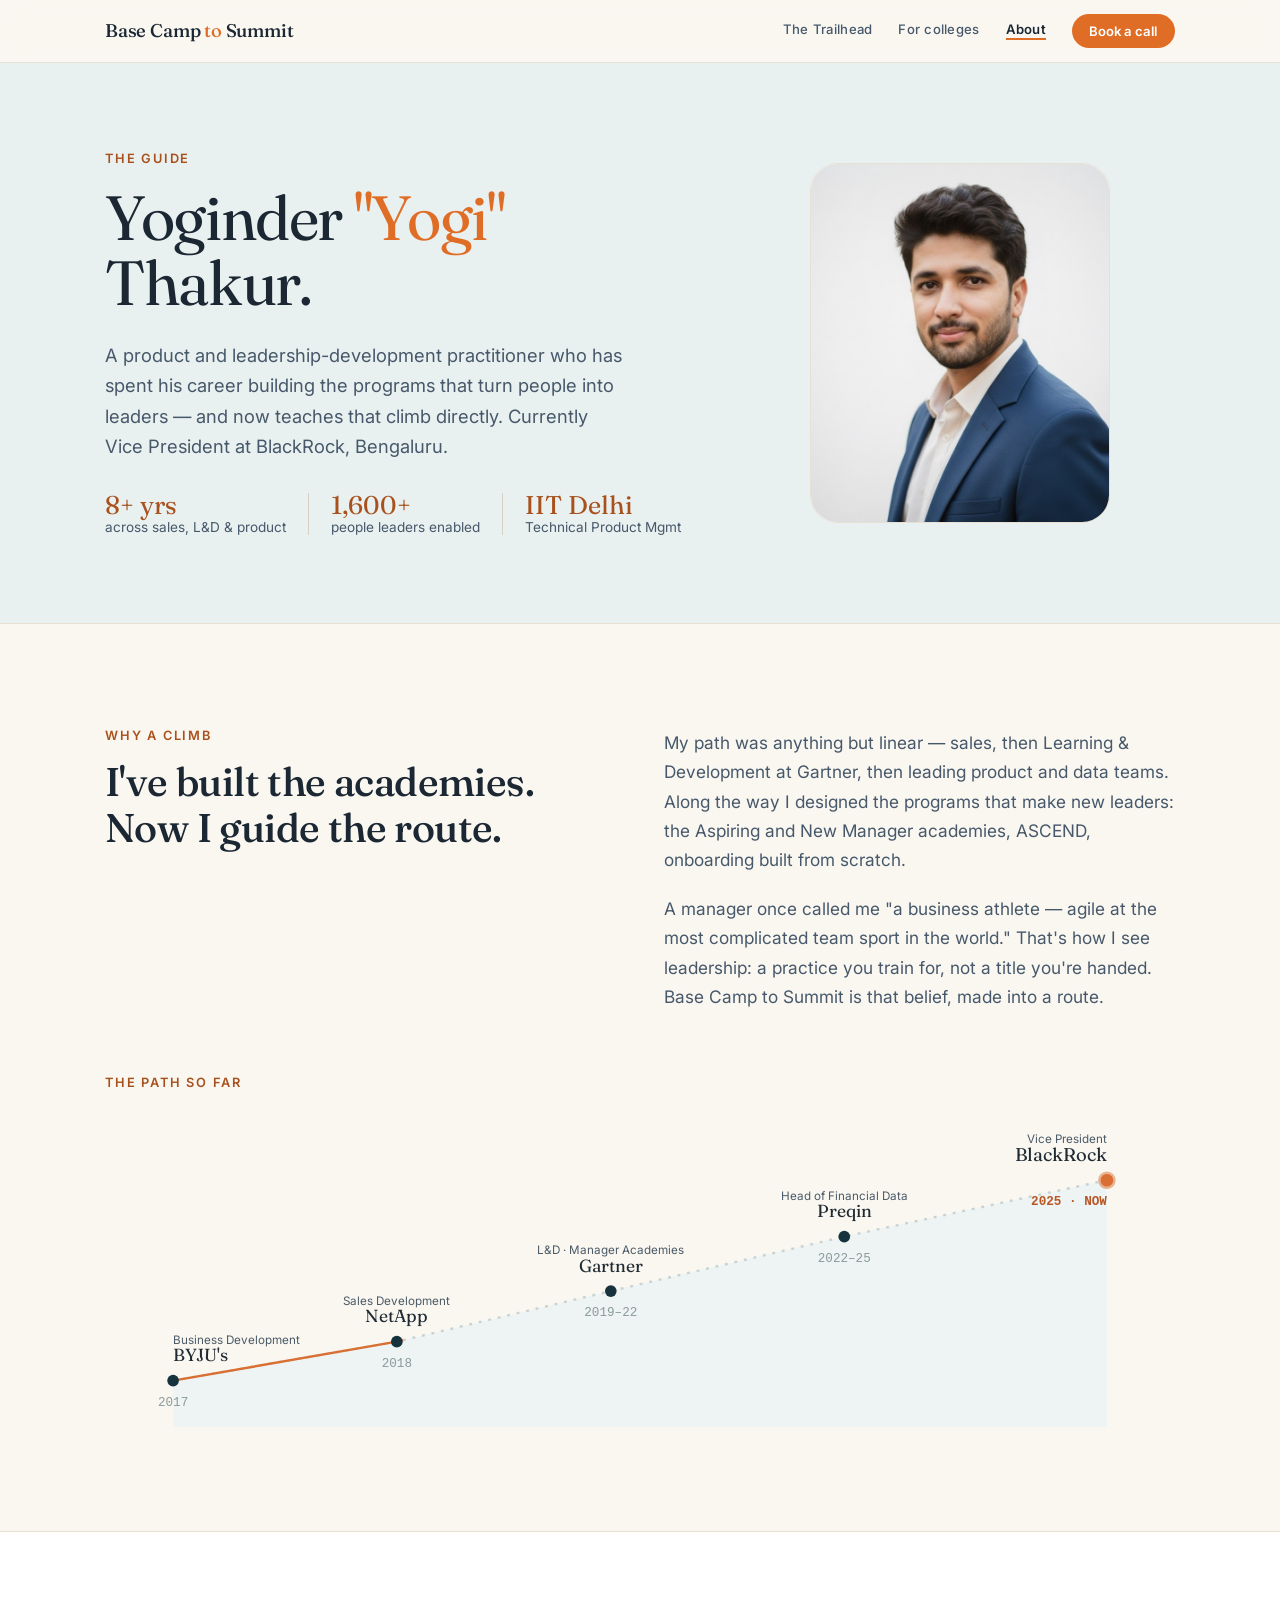
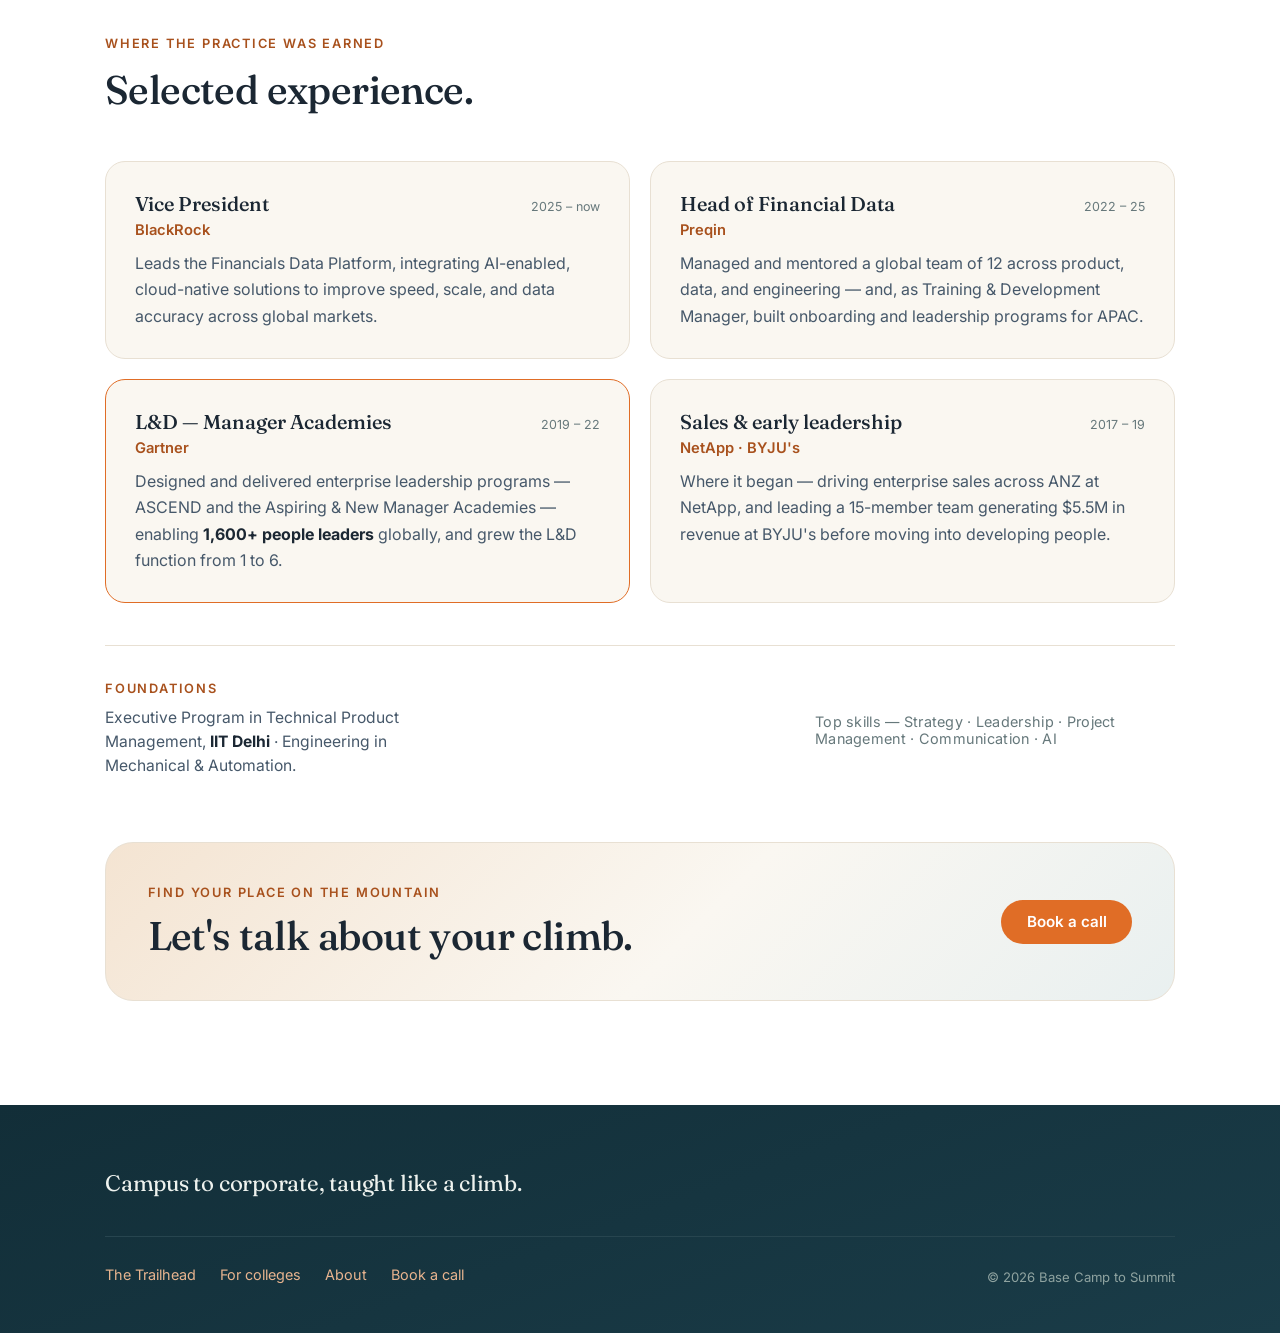
<file: about.html>
<!DOCTYPE html>
<html lang="en">
<head>
<meta charset="utf-8">
<meta name="viewport" content="width=device-width, initial-scale=1">
<meta name="theme-color" content="#faf7f1">
<title>About Yoginder "Yogi" Thakur | Base Camp to Summit</title>
<meta name="description" content="Yoginder 'Yogi' Thakur built the manager academies at Gartner that enabled 1,600+ people leaders. Now he guides that climb directly.">
<link rel="preconnect" href="https://fonts.googleapis.com">
<link rel="preconnect" href="https://fonts.gstatic.com" crossorigin>
<link href="https://fonts.googleapis.com/css2?family=Fraunces:opsz,wght@9..144,400;9..144,500&family=Inter:wght@400;500;600&display=swap" rel="stylesheet">
<link rel="stylesheet" href="css/styles.css">
</head>
<body>

  <!-- ============ NAV ============ -->
  <nav class="nav">
    <div class="nav-inner">
      <a class="brand" href="index.html">Base Camp <span class="accent">to</span> Summit</a>
      <button class="nav-burger" aria-label="Menu" aria-expanded="false">☰</button>
      <div class="nav-links">
        <a href="the-trailhead.html">The Trailhead</a>
        <a href="the-trailhead.html#colleges">For colleges</a>
        <a class="active" href="about.html">About</a>
        <a class="btn btn-primary btn-sm" href="book-a-call.html">Book a call</a>
      </div>
    </div>
  </nav>

  <!-- ============ HERO ============ -->
  <header class="sky bordered-bottom">
    <div class="wrap hero-grid" style="grid-template-columns:1.15fr .85fr">
      <div class="reveal">
        <div class="kick" style="margin-bottom:1.2rem">The guide</div>
        <h1 class="h1">Yoginder <span class="accent">"Yogi"</span> Thakur.</h1>
        <p class="lead" style="max-width:520px;font-size:1.15rem;margin:1.5rem 0 0">A product and leadership-development practitioner who has spent his career building the programs that turn people into leaders — and now teaches that climb directly. Currently Vice President at BlackRock, Bengaluru.</p>
        <div style="display:flex;gap:22px;flex-wrap:wrap;margin-top:2rem">
          <div><div style="font-family:'Fraunces',serif;font-size:1.6rem;color:var(--rust);line-height:1">8+ yrs</div><div style="font-size:.85rem;color:var(--slate)">across sales, L&amp;D &amp; product</div></div>
          <div style="width:1px;background:#d7d0c4"></div>
          <div><div style="font-family:'Fraunces',serif;font-size:1.6rem;color:var(--rust);line-height:1">1,600+</div><div style="font-size:.85rem;color:var(--slate)">people leaders enabled</div></div>
          <div style="width:1px;background:#d7d0c4"></div>
          <div><div style="font-family:'Fraunces',serif;font-size:1.6rem;color:var(--rust);line-height:1">IIT Delhi</div><div style="font-size:.85rem;color:var(--slate)">Technical Product Mgmt</div></div>
        </div>
      </div>
      <div class="reveal" style="justify-self:center">
        <div id="portrait" style="width:300px;height:360px;border-radius:28px;overflow:hidden;border:1px solid var(--line);background:#fff">
          <img src="assets/yogi.jpg" alt="Yoginder Thakur" style="width:100%;height:100%;object-fit:cover;object-position:center top">
        </div>
      </div>
    </div>
  </header>

  <!-- ============ THE CLIMB (story + career profile) ============ -->
  <section id="story" class="sec" style="background:var(--cream)">
    <div class="wrap">
      <div class="split" style="margin-bottom:4rem">
        <div class="reveal">
          <div class="kick">Why a climb</div>
          <h2 class="h2">I've built the academies. Now I guide the route.</h2>
        </div>
        <div class="reveal" style="max-width:520px">
          <p style="font-size:1.08rem;line-height:1.7;color:var(--slate);margin:0 0 1.2rem">My path was anything but linear — sales, then Learning &amp; Development at Gartner, then leading product and data teams. Along the way I designed the programs that make new leaders: the Aspiring and New Manager academies, ASCEND, onboarding built from scratch.</p>
          <p style="font-size:1.08rem;line-height:1.7;color:var(--slate);margin:0">A manager once called me "a business athlete — agile at the most complicated team sport in the world." That's how I see leadership: a practice you train for, not a title you're handed. Base Camp to Summit is that belief, made into a route.</p>
        </div>
      </div>
      <div class="reveal">
        <div class="kick" style="margin-bottom:1.6rem">The path so far</div>
        <svg viewBox="0 0 1100 320" style="width:100%;display:block">
          <polygon points="70,272 300,232 520,180 760,124 1030,66 1030,320 70,320" fill="#eef3f4"></polygon>
          <polyline points="70,272 300,232 520,180 760,124 1030,66" fill="none" stroke="#c9d4d2" stroke-width="2.5" stroke-dasharray="3 7"></polyline>
          <polyline points="70,272 300,232 520,180 760,124 1030,66" fill="none" stroke="#d96f32" stroke-width="2.5" stroke-dasharray="1300" stroke-dashoffset="1300">
            <animate attributeName="stroke-dashoffset" from="1300" to="0" dur="6.5s" begin="0.3s" fill="freeze"></animate>
          </polyline>
          <circle cx="70" cy="272" r="6" fill="#16323c"></circle>
          <text x="70" y="298" text-anchor="middle" font-family="ui-monospace,monospace" font-size="13" fill="#8a9a9a">2017</text>
          <text x="70" y="252" text-anchor="start" font-family="'Fraunces',serif" font-size="18" fill="#1f2a33">BYJU's</text>
          <text x="70" y="234" text-anchor="start" font-family="Inter,sans-serif" font-size="12" fill="#4a5a66">Business Development</text>
          <circle cx="300" cy="232" r="6" fill="#16323c"></circle>
          <text x="300" y="258" text-anchor="middle" font-family="ui-monospace,monospace" font-size="13" fill="#8a9a9a">2018</text>
          <text x="300" y="212" text-anchor="middle" font-family="'Fraunces',serif" font-size="18" fill="#1f2a33">NetApp</text>
          <text x="300" y="194" text-anchor="middle" font-family="Inter,sans-serif" font-size="12" fill="#4a5a66">Sales Development</text>
          <circle cx="520" cy="180" r="6" fill="#16323c"></circle>
          <text x="520" y="206" text-anchor="middle" font-family="ui-monospace,monospace" font-size="13" fill="#8a9a9a">2019–22</text>
          <text x="520" y="160" text-anchor="middle" font-family="'Fraunces',serif" font-size="18" fill="#1f2a33">Gartner</text>
          <text x="520" y="142" text-anchor="middle" font-family="Inter,sans-serif" font-size="12" fill="#4a5a66">L&amp;D · Manager Academies</text>
          <circle cx="760" cy="124" r="6" fill="#16323c"></circle>
          <text x="760" y="150" text-anchor="middle" font-family="ui-monospace,monospace" font-size="13" fill="#8a9a9a">2022–25</text>
          <text x="760" y="104" text-anchor="middle" font-family="'Fraunces',serif" font-size="18" fill="#1f2a33">Preqin</text>
          <text x="760" y="86" text-anchor="middle" font-family="Inter,sans-serif" font-size="12" fill="#4a5a66">Head of Financial Data</text>
          <circle class="ping" cx="1030" cy="66" r="9" fill="#d96f32" opacity=".5" style="transform-origin:1030px 66px;animation:pulseRing 2.4s ease-out infinite"></circle>
          <circle cx="1030" cy="66" r="6.5" fill="#d96f32"></circle>
          <text x="1030" y="92" text-anchor="end" font-family="ui-monospace,monospace" font-size="13" font-weight="600" fill="#b95723">2025 · NOW</text>
          <text x="1030" y="46" text-anchor="end" font-family="'Fraunces',serif" font-size="19" fill="#1f2a33">BlackRock</text>
          <text x="1030" y="28" text-anchor="end" font-family="Inter,sans-serif" font-size="12" fill="#4a5a66">Vice President</text>
        </svg>
      </div>
    </div>
  </section>

  <!-- ============ EXPERIENCE, FOUNDATIONS & CTA ============ -->
  <section class="sec white bordered-top">
    <div class="wrap">
      <div class="reveal" style="margin-bottom:3rem;max-width:680px">
        <div class="kick">Where the practice was earned</div>
        <h2 class="h2">Selected experience.</h2>
      </div>
      <div class="grid-2" style="gap:20px">
        <div class="card reveal" style="background:var(--cream);border-radius:20px">
          <div style="display:flex;justify-content:space-between;align-items:baseline;gap:12px;margin-bottom:.3rem"><h3 style="font-family:'Fraunces',serif;font-weight:500;font-size:1.25rem;margin:0;color:var(--ink)">Vice President</h3><span style="font-size:.78rem;color:var(--mist);white-space:nowrap">2025 – now</span></div>
          <div style="font-size:.92rem;font-weight:600;color:var(--rust);margin-bottom:.7rem">BlackRock</div>
          <p style="font-size:1rem;line-height:1.65;color:var(--slate);margin:0">Leads the Financials Data Platform, integrating AI-enabled, cloud-native solutions to improve speed, scale, and data accuracy across global markets.</p>
        </div>
        <div class="card reveal" style="background:var(--cream);border-radius:20px">
          <div style="display:flex;justify-content:space-between;align-items:baseline;gap:12px;margin-bottom:.3rem"><h3 style="font-family:'Fraunces',serif;font-weight:500;font-size:1.25rem;margin:0;color:var(--ink)">Head of Financial Data</h3><span style="font-size:.78rem;color:var(--mist);white-space:nowrap">2022 – 25</span></div>
          <div style="font-size:.92rem;font-weight:600;color:var(--rust);margin-bottom:.7rem">Preqin</div>
          <p style="font-size:1rem;line-height:1.65;color:var(--slate);margin:0">Managed and mentored a global team of 12 across product, data, and engineering — and, as Training &amp; Development Manager, built onboarding and leadership programs for APAC.</p>
        </div>
        <div class="card reveal" style="background:var(--cream);border-radius:20px;border-color:var(--orange)">
          <div style="display:flex;justify-content:space-between;align-items:baseline;gap:12px;margin-bottom:.3rem"><h3 style="font-family:'Fraunces',serif;font-weight:500;font-size:1.25rem;margin:0;color:var(--ink)">L&amp;D — Manager Academies</h3><span style="font-size:.78rem;color:var(--mist);white-space:nowrap">2019 – 22</span></div>
          <div style="font-size:.92rem;font-weight:600;color:var(--rust);margin-bottom:.7rem">Gartner</div>
          <p style="font-size:1rem;line-height:1.65;color:var(--slate);margin:0">Designed and delivered enterprise leadership programs — ASCEND and the Aspiring &amp; New Manager Academies — enabling <b style="color:var(--ink)">1,600+ people leaders</b> globally, and grew the L&amp;D function from 1 to 6.</p>
        </div>
        <div class="card reveal" style="background:var(--cream);border-radius:20px">
          <div style="display:flex;justify-content:space-between;align-items:baseline;gap:12px;margin-bottom:.3rem"><h3 style="font-family:'Fraunces',serif;font-weight:500;font-size:1.25rem;margin:0;color:var(--ink)">Sales &amp; early leadership</h3><span style="font-size:.78rem;color:var(--mist);white-space:nowrap">2017 – 19</span></div>
          <div style="font-size:.92rem;font-weight:600;color:var(--rust);margin-bottom:.7rem">NetApp · BYJU's</div>
          <p style="font-size:1rem;line-height:1.65;color:var(--slate);margin:0">Where it began — driving enterprise sales across ANZ at NetApp, and leading a 15-member team generating $5.5M in revenue at BYJU's before moving into developing people.</p>
        </div>
      </div>

      <!-- foundations strip -->
      <div class="reveal" style="display:flex;flex-wrap:wrap;gap:32px;justify-content:space-between;align-items:center;margin-top:2.6rem;padding-top:2.2rem;border-top:1px solid var(--line)">
        <div style="max-width:340px">
          <div class="kick" style="margin-bottom:.6rem">Foundations</div>
          <div style="font-size:.98rem;line-height:1.55;color:var(--slate)">Executive Program in Technical Product Management, <b style="color:var(--ink)">IIT Delhi</b> · Engineering in Mechanical &amp; Automation.</div>
        </div>
        <div style="font-size:.9rem;color:var(--mist);letter-spacing:.02em;max-width:360px">Top skills — Strategy · Leadership · Project Management · Communication · AI</div>
      </div>

      <!-- closing CTA -->
      <div class="reveal cta-band cta-boxed" style="margin-top:4rem">
        <div>
          <div class="kick" style="margin-bottom:.8rem">Find your place on the mountain</div>
          <h2 class="h2" style="max-width:520px">Let's talk about your climb.</h2>
        </div>
        <a class="btn btn-primary" href="book-a-call.html" style="flex:none">Book a call</a>
      </div>
    </div>
  </section>

  <!-- ============ FOOTER ============ -->
  <footer class="footer">
    <div class="wrap">
      <div class="footer-tag">Campus to corporate, taught like a climb.</div>
      <div class="footer-row">
        <div class="footer-links">
          <a href="the-trailhead.html">The Trailhead</a>
        <a href="the-trailhead.html#colleges">For colleges</a>
          <a href="about.html">About</a>
          <a href="book-a-call.html">Book a call</a>
        </div>
        <div class="footer-copy">© 2026 Base Camp to Summit</div>
      </div>
    </div>
  </footer>

<script src="js/site.js"></script>
</body>
</html>
</file>
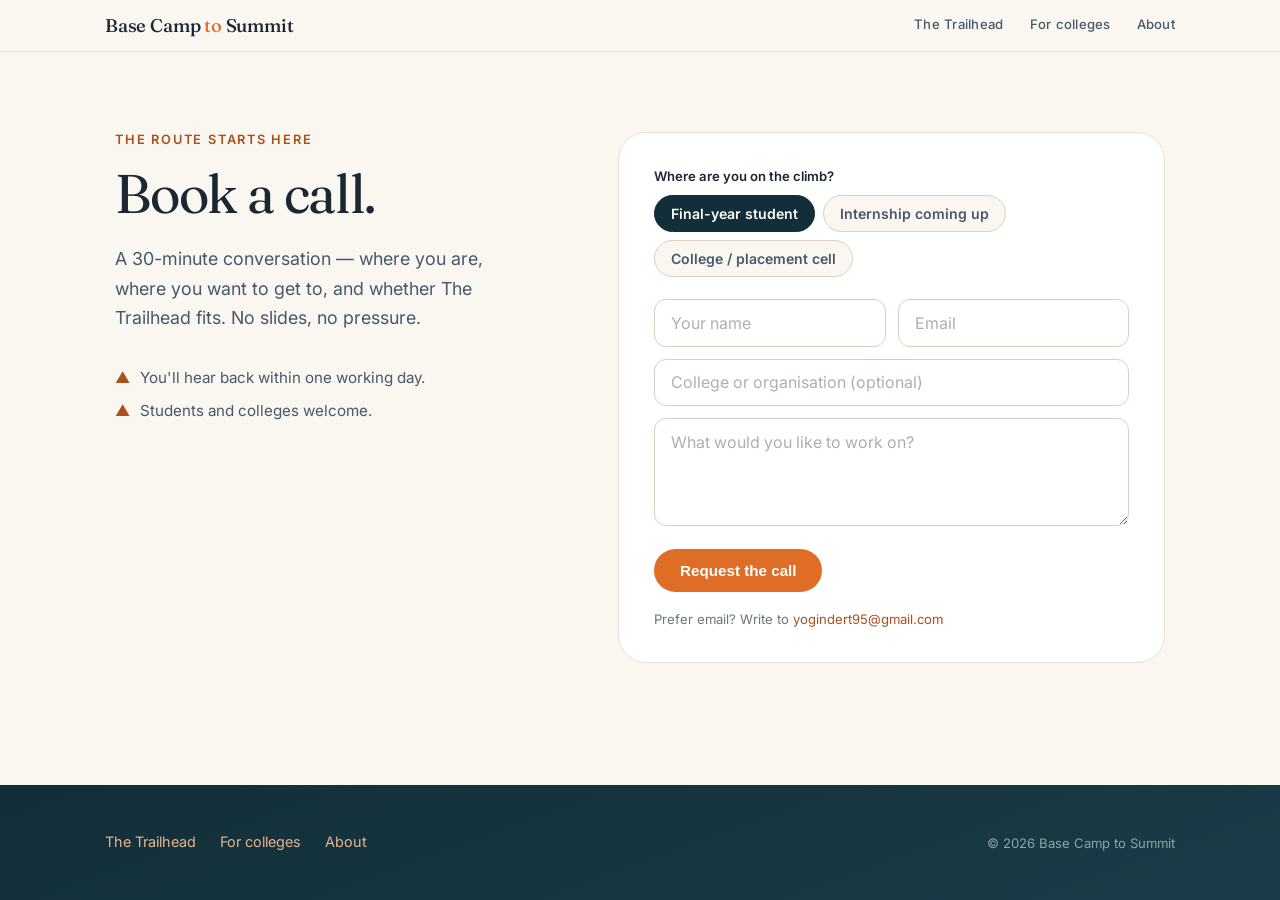
<file: book-a-call.html>
<!DOCTYPE html>
<html lang="en">
<head>
<meta charset="utf-8">
<meta name="viewport" content="width=device-width, initial-scale=1">
<meta name="theme-color" content="#faf7f1">
<title>Book a call | Base Camp to Summit</title>
<meta name="description" content="A 30-minute conversation for students and colleges — where you are and whether The Trailhead fits.">
<link rel="preconnect" href="https://fonts.googleapis.com">
<link rel="preconnect" href="https://fonts.gstatic.com" crossorigin>
<link href="https://fonts.googleapis.com/css2?family=Fraunces:opsz,wght@9..144,400;9..144,500&family=Inter:wght@400;500;600&display=swap" rel="stylesheet">
<link rel="stylesheet" href="css/styles.css">
</head>
<body style="min-height:100vh;display:flex;flex-direction:column">

  <!-- ============ NAV ============ -->
  <nav class="nav">
    <div class="nav-inner">
      <a class="brand" href="index.html">Base Camp <span class="accent">to</span> Summit</a>
      <button class="nav-burger" aria-label="Menu" aria-expanded="false">☰</button>
      <div class="nav-links">
        <a href="the-trailhead.html">The Trailhead</a>
        <a href="the-trailhead.html#colleges">For colleges</a>
        <a href="about.html">About</a>
      </div>
    </div>
  </nav>

  <!-- ============ FORM ============ -->
  <section style="flex:1;padding:5rem 40px">
    <div style="max-width:1050px;margin:0 auto;display:grid;grid-template-columns:.9fr 1.1fr;gap:56px;align-items:start" class="call-grid">
      <div>
        <div class="kick" style="margin-bottom:1.1rem">The route starts here</div>
        <h1 class="h1" style="font-size:clamp(2.2rem,4.4vw,3.4rem)">Book a call.</h1>
        <p class="lead" style="max-width:400px;margin:1.4rem 0 0">A 30-minute conversation — where you are, where you want to get to, and whether The Trailhead fits. No slides, no pressure.</p>
        <div style="margin-top:2.2rem;display:flex;flex-direction:column;gap:.9rem">
          <div style="display:flex;gap:10px;align-items:center;font-size:.95rem;color:var(--slate)"><span style="color:var(--rust)">▲</span> You'll hear back within one working day.</div>
          <div style="display:flex;gap:10px;align-items:center;font-size:.95rem;color:var(--slate)"><span style="color:var(--rust)">▲</span> Students and colleges welcome.</div>
        </div>
      </div>

      <div style="background:#fff;border:1px solid var(--line);border-radius:28px;padding:2.2rem">
        <div style="font-size:.82rem;font-weight:600;color:var(--ink);margin-bottom:.7rem">Where are you on the climb?</div>
        <div id="personas" style="display:flex;flex-wrap:wrap;gap:8px;margin-bottom:1.4rem">
          <button type="button" class="persona-chip on" data-p="Final-year student">Final-year student</button>
          <button type="button" class="persona-chip" data-p="Student with an internship coming">Internship coming up</button>
          <button type="button" class="persona-chip" data-p="College / placement cell">College / placement cell</button>
        </div>
        <div style="display:grid;grid-template-columns:1fr 1fr;gap:12px;margin-bottom:12px" class="name-row">
          <input id="f-name" placeholder="Your name" autocomplete="name">
          <input id="f-email" placeholder="Email" type="email" autocomplete="email">
        </div>
        <input id="f-org" placeholder="College or organisation (optional)" style="margin-bottom:12px">
        <textarea id="f-msg" placeholder="What would you like to work on?" rows="4" style="resize:vertical;margin-bottom:1.2rem"></textarea>
        <button id="f-submit" class="btn btn-primary" type="button">Request the call</button>
        <p id="f-sent" style="display:none;font-size:.92rem;color:#2e7d4f;margin:1rem 0 0">Your email app should have opened with the details — just hit send.</p>
        <p style="font-size:.82rem;color:var(--mist);margin:1.2rem 0 0">Prefer email? Write to <a id="f-mail" href="#">loading…</a></p>
      </div>
    </div>
  </section>

  <!-- ============ FOOTER ============ -->
  <footer class="footer" style="padding:3rem 0">
    <div class="wrap footer-row" style="border-top:none;padding-top:0;align-items:center">
      <div class="footer-links">
        <a href="the-trailhead.html">The Trailhead</a>
        <a href="the-trailhead.html#colleges">For colleges</a>
        <a href="about.html">About</a>
      </div>
      <div class="footer-copy">© 2026 Base Camp to Summit</div>
    </div>
  </footer>

<style>
  @media (max-width:920px){ .call-grid{grid-template-columns:1fr !important;gap:32px !important} }
  @media (max-width:560px){ .name-row{grid-template-columns:1fr !important} }
</style>
<script src="js/site.js"></script>
<script>
(function () {
  // Change this one line when the brand mailbox is live (e.g. hello@basecamptosummit.com)
  var CONTACT_EMAIL = 'yogindert95@gmail.com';

  var mail = document.getElementById('f-mail');
  mail.textContent = CONTACT_EMAIL;
  mail.href = 'mailto:' + CONTACT_EMAIL;

  var persona = 'Final-year student';
  var chips = document.querySelectorAll('.persona-chip');
  chips.forEach(function (c) {
    c.addEventListener('click', function () {
      chips.forEach(function (x) { x.classList.remove('on'); });
      c.classList.add('on');
      persona = c.getAttribute('data-p');
    });
  });

  document.getElementById('f-submit').addEventListener('click', function () {
    var name = document.getElementById('f-name').value.trim();
    var email = document.getElementById('f-email').value.trim();
    var org = document.getElementById('f-org').value.trim();
    var msg = document.getElementById('f-msg').value.trim();
    var subject = encodeURIComponent('Call request — ' + persona + (name ? ' — ' + name : ''));
    var body = encodeURIComponent(
      'Where I am: ' + persona + '\n' +
      'Name: ' + name + '\n' +
      'Email: ' + email + '\n' +
      (org ? 'Organisation: ' + org + '\n' : '') +
      '\n' + msg);
    window.location.href = 'mailto:' + CONTACT_EMAIL + '?subject=' + subject + '&body=' + body;
    document.getElementById('f-sent').style.display = 'block';
  });
})();
</script>
</body>
</html>
</file>
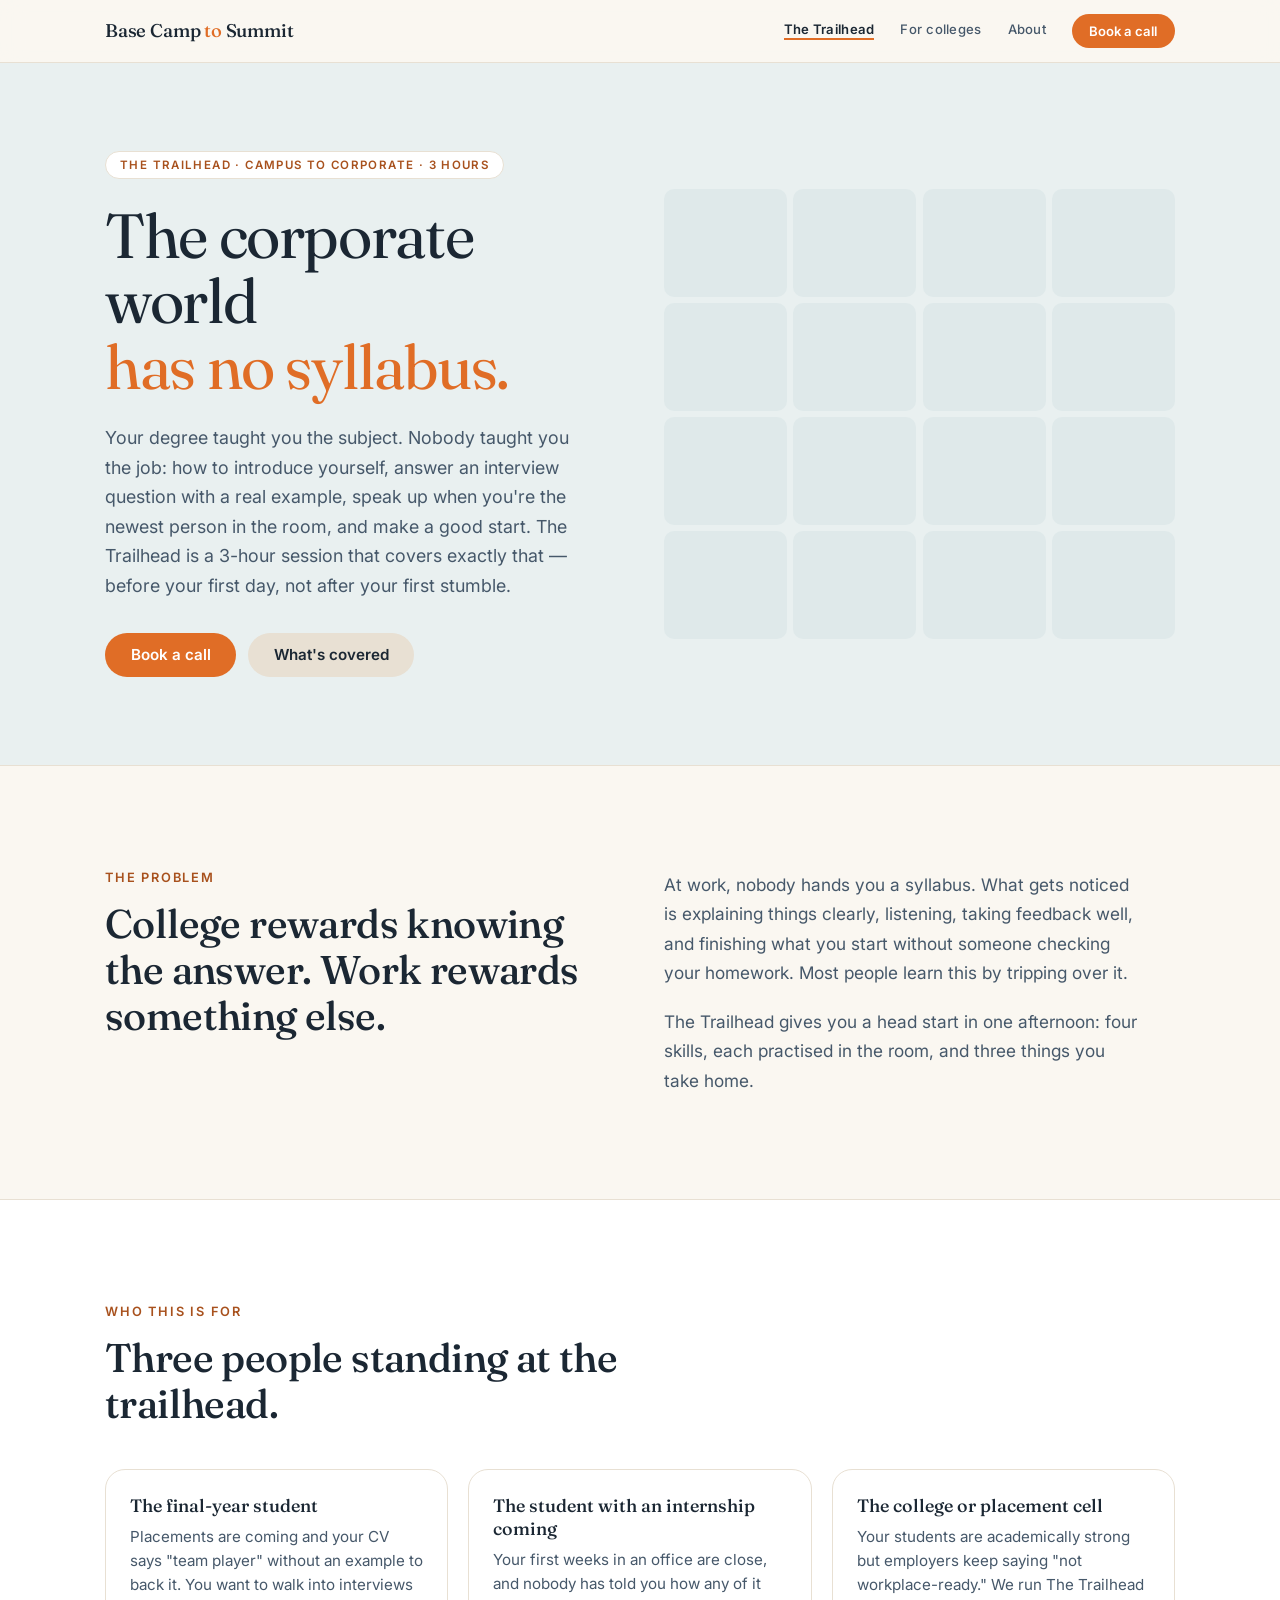
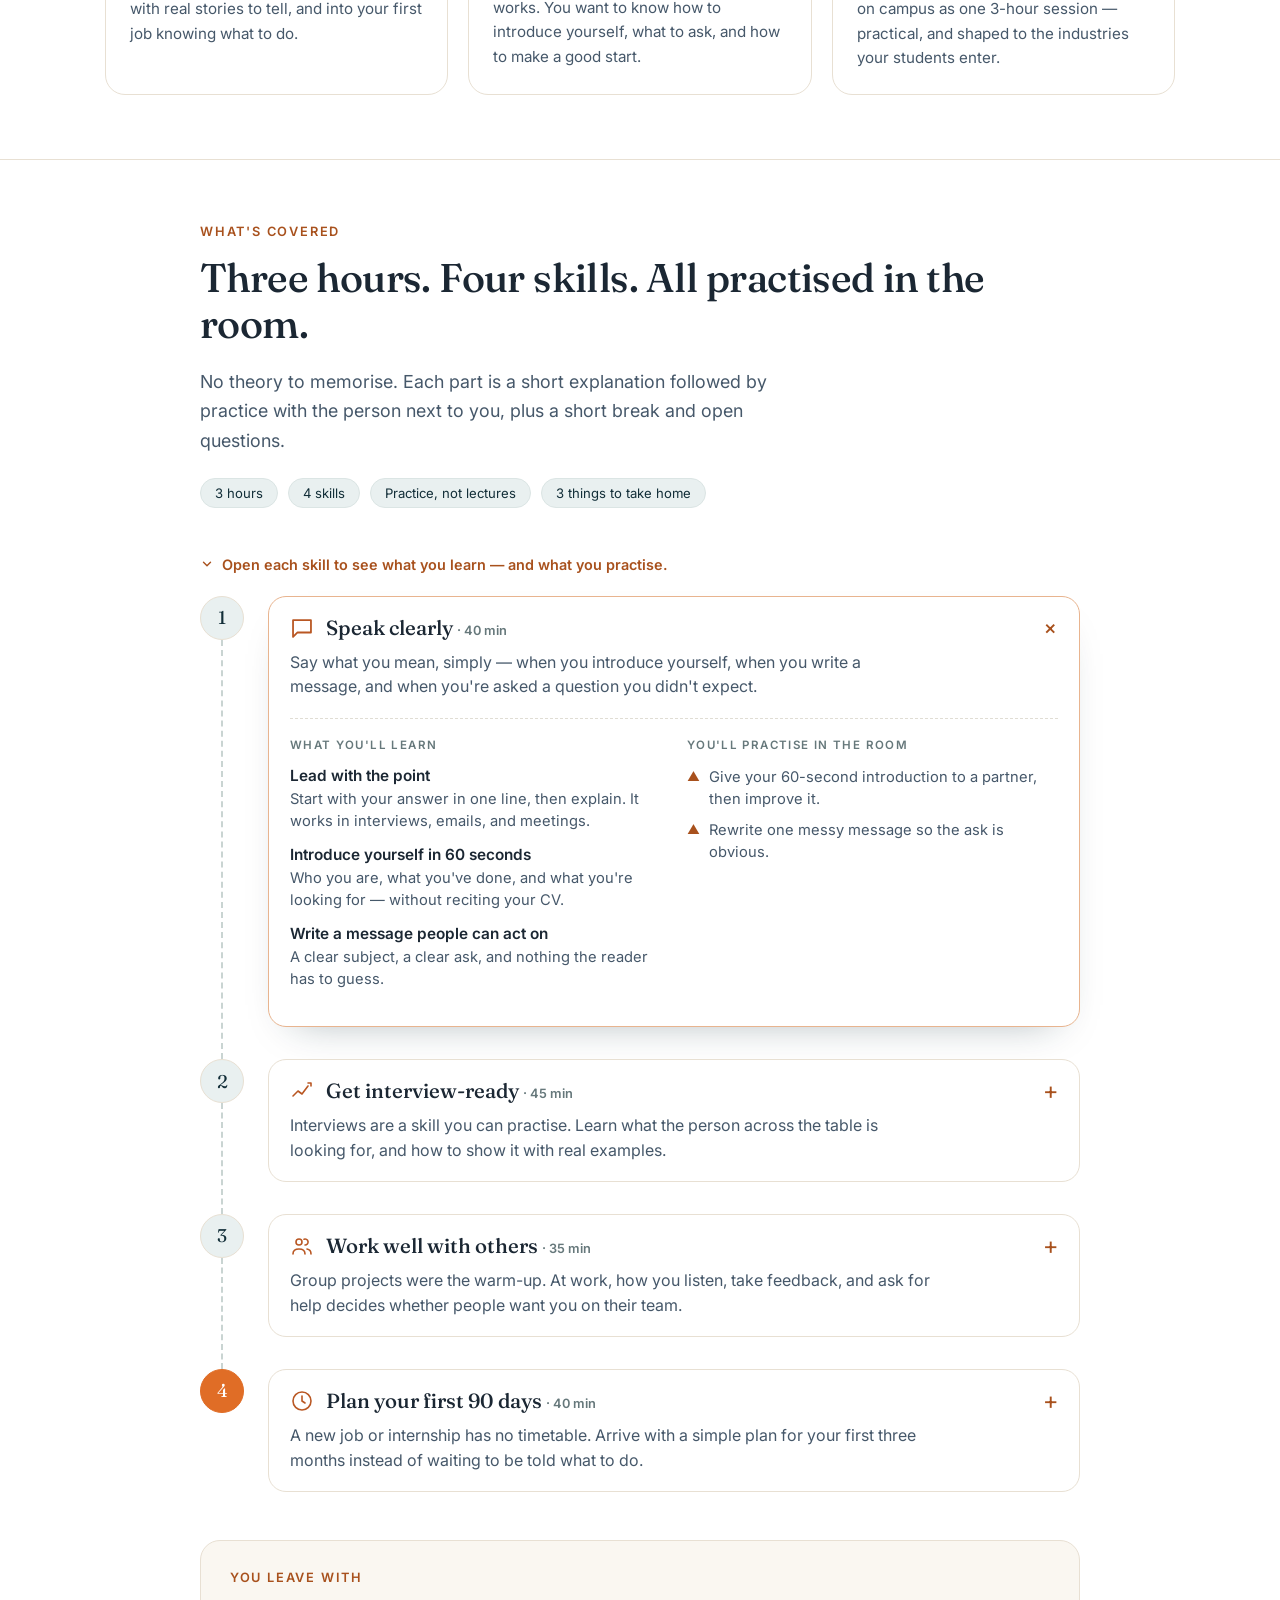
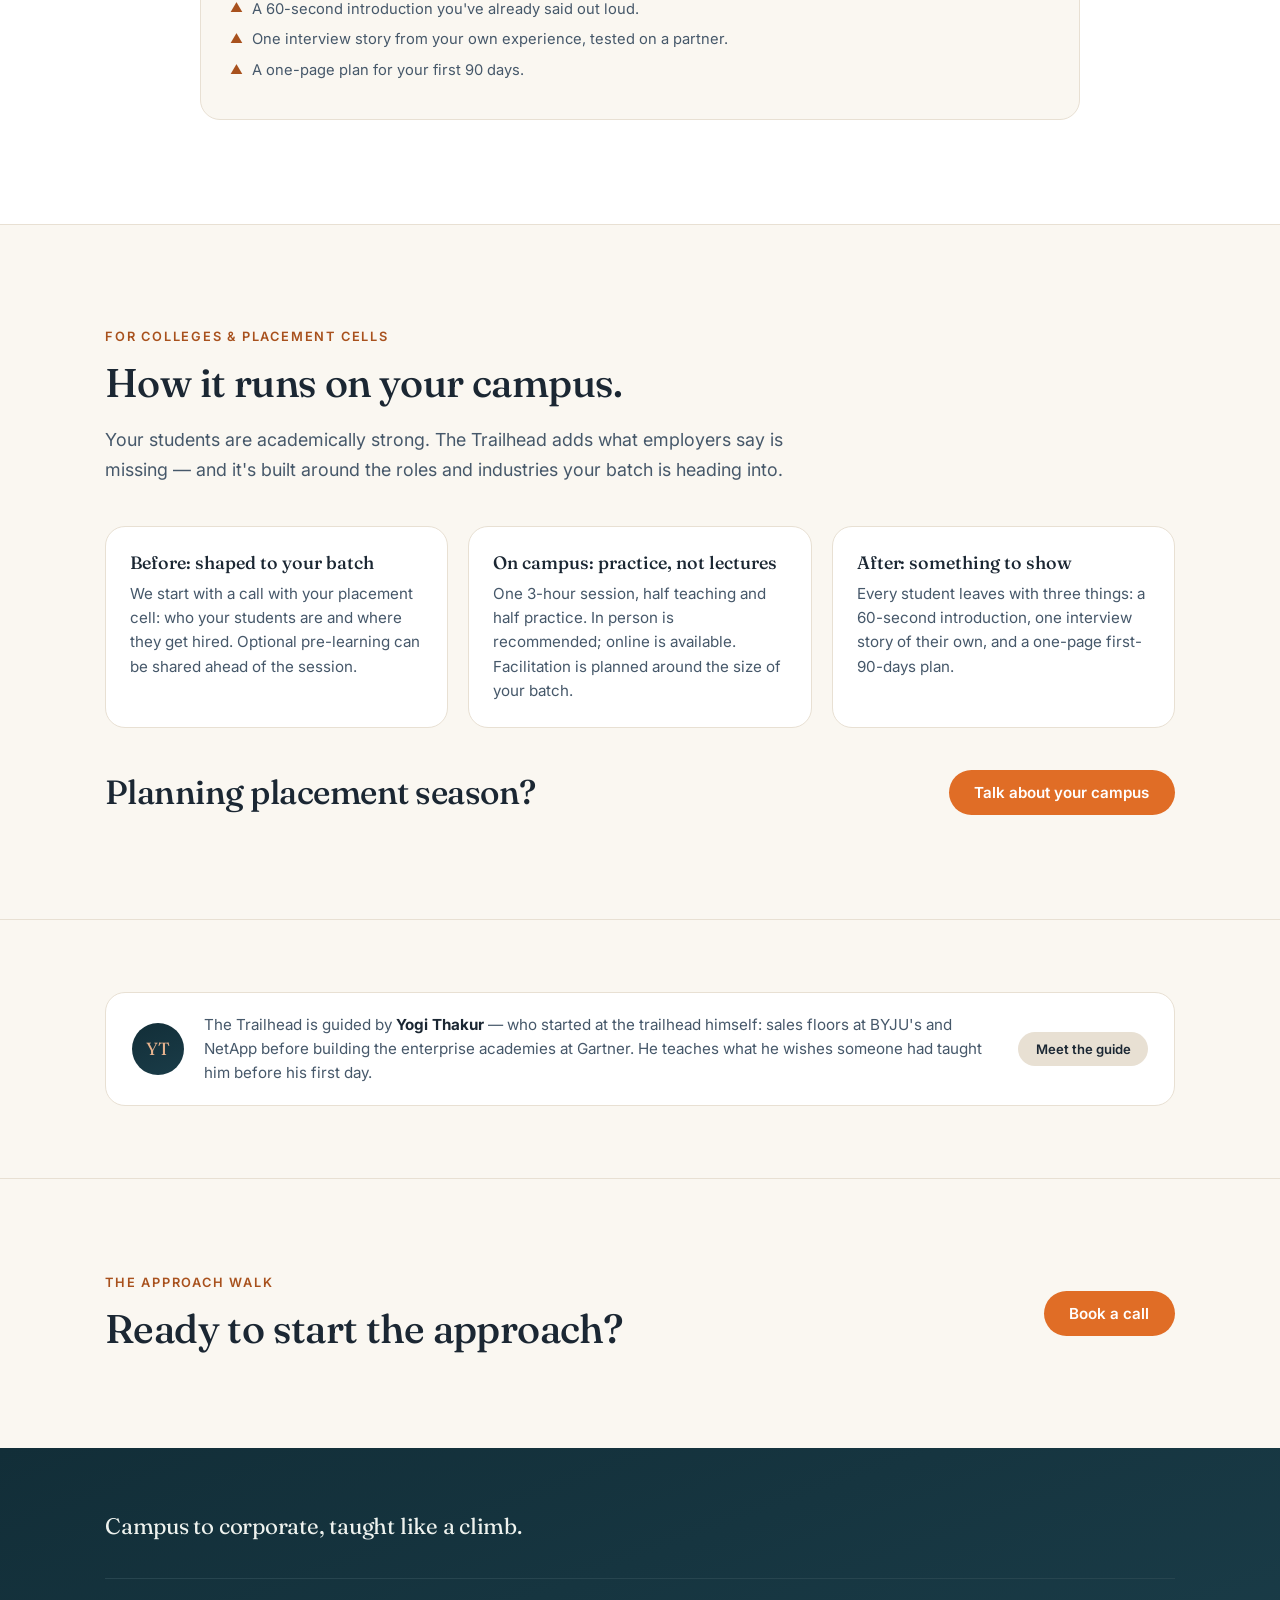
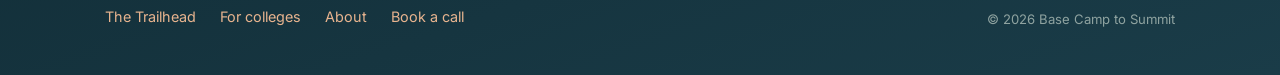
<file: the-trailhead.html>
<!DOCTYPE html>
<html lang="en">
<head>
<meta charset="utf-8">
<meta name="viewport" content="width=device-width, initial-scale=1">
<meta name="theme-color" content="#faf7f1">
<title>The Trailhead — campus to corporate | Base Camp to Summit</title>
<meta name="description" content="A 3-hour campus-to-corporate session for college students: speak clearly, get interview-ready, work well with others, and plan your first 90 days.">
<link rel="preconnect" href="https://fonts.googleapis.com">
<link rel="preconnect" href="https://fonts.gstatic.com" crossorigin>
<link href="https://fonts.googleapis.com/css2?family=Fraunces:opsz,wght@9..144,400;9..144,500&family=Inter:wght@400;500;600&display=swap" rel="stylesheet">
<link rel="stylesheet" href="css/styles.css">
<style>@media (max-width:760px){.hero-grid{grid-template-columns:1fr !important;gap:28px !important}}</style>
</head>
<body>

  <!-- ============ NAV ============ -->
  <nav class="nav">
    <div class="nav-inner">
      <a class="brand" href="index.html">Base Camp <span class="accent">to</span> Summit</a>
      <button class="nav-burger" aria-label="Menu" aria-expanded="false">☰</button>
      <div class="nav-links">
        <a class="active" href="the-trailhead.html">The Trailhead</a>
        <a href="the-trailhead.html#colleges">For colleges</a>
        <a href="about.html">About</a>
        <a class="btn btn-primary btn-sm" href="book-a-call.html">Book a call</a>
      </div>
    </div>
  </nav>

  <!-- ============ HERO — shuffle grid ============ -->
  <header class="sky bordered-bottom">
    <div class="wrap hero-grid" style="grid-template-columns:1fr 1fr;gap:48px">
      <div class="reveal">
        <div class="badge">The Trailhead · Campus to corporate · 3 hours</div>
        <h1 class="h1">The corporate world<br><span class="accent">has no syllabus.</span></h1>
        <p class="lead" style="max-width:480px;margin:1.5rem 0 2rem">Your degree taught you the subject. Nobody taught you the job: how to introduce yourself, answer an interview question with a real example, speak up when you're the newest person in the room, and make a good start. The Trailhead is a 3-hour session that covers exactly that — before your first day, not after your first stumble.</p>
        <div class="btn-row">
          <a class="btn btn-primary" href="book-a-call.html">Book a call</a>
          <a class="btn btn-ghost" href="#legs">What's covered</a>
        </div>
      </div>
      <div class="reveal">
        <div class="shuffle-grid" id="shuffle" aria-hidden="true"></div>
      </div>
    </div>
  </header>

  <!-- ============ THE PROBLEM ============ -->
  <section class="sec" style="background:var(--cream)">
    <div class="wrap split">
      <div class="reveal">
        <div class="kick">The problem</div>
        <h2 class="h2">College rewards knowing the answer. Work rewards something else.</h2>
      </div>
      <div class="reveal" style="max-width:480px">
        <p style="font-size:1.08rem;line-height:1.7;color:var(--slate);margin:0 0 1.2rem">At work, nobody hands you a syllabus. What gets noticed is explaining things clearly, listening, taking feedback well, and finishing what you start without someone checking your homework. Most people learn this by tripping over it.</p>
        <p style="font-size:1.08rem;line-height:1.7;color:var(--slate);margin:0">The Trailhead gives you a head start in one afternoon: four skills, each practised in the room, and three things you take home.</p>
      </div>
    </div>
  </section>

  <!-- ============ WHO THIS IS FOR ============ -->
  <section class="sec white bordered-top bordered-bottom" style="padding-bottom:4rem">
    <div class="wrap">
      <div class="reveal" style="max-width:680px;margin-bottom:2.6rem">
        <div class="kick">Who this is for</div>
        <h2 class="h2">Three people standing at the trailhead.</h2>
      </div>
      <div class="fit-grid">
        <div class="fit-card reveal">
          <h3>The final-year student</h3>
          <p>Placements are coming and your CV says "team player" without an example to back it. You want to walk into interviews with real stories to tell, and into your first job knowing what to do.</p>
        </div>
        <div class="fit-card reveal">
          <h3>The student with an internship coming</h3>
          <p>Your first weeks in an office are close, and nobody has told you how any of it works. You want to know how to introduce yourself, what to ask, and how to make a good start.</p>
        </div>
        <div class="fit-card reveal">
          <h3>The college or placement cell</h3>
          <p>Your students are academically strong but employers keep saying "not workplace-ready." We run The Trailhead on campus as one 3-hour session — practical, and shaped to the industries your students enter.</p>
        </div>
      </div>
    </div>
  </section>

  <!-- ============ THE CURRICULUM ============ -->
  <section id="legs" class="sec white bordered-bottom" style="padding-top:4rem">
    <div class="wrap-narrow">
      <div class="reveal" style="margin-bottom:1.4rem">
        <div class="kick">What's covered</div>
        <h2 class="h2">Three hours. Four skills. All practised in the room.</h2>
        <p class="lead" style="max-width:600px;margin:1.2rem 0 0">No theory to memorise. Each part is a short explanation followed by practice with the person next to you, plus a short break and open questions.</p>
      </div>
      <div class="reveal chip-row" style="margin-bottom:3rem">
        <span class="chip">3 hours</span>
        <span class="chip">4 skills</span>
        <span class="chip">Practice, not lectures</span>
        <span class="chip">3 things to take home</span>
      </div>
      <p class="reveal open-hint"><span class="bounce" aria-hidden="true"><svg width="14" height="14" viewBox="0 0 24 24" fill="none" stroke="currentColor" stroke-width="2.4" stroke-linecap="round" stroke-linejoin="round"><path d="M6 9l6 6 6-6"/></svg></span> Open each skill to see what you learn — and what you practise.</p>
      <div class="legs">

        <div class="leg">
          <div class="leg-rail"><div class="leg-num">1</div><div class="leg-conn"></div></div>
          <div class="leg-body reveal">
            <details class="stage" open>
              <summary>
                <div class="stage-head">
                  <svg width="24" height="24" viewBox="0 0 24 24" fill="none" stroke="#b95723" stroke-width="1.6" stroke-linecap="round" stroke-linejoin="round"><path d="M4 5h16v11H8l-4 4V5Z"></path></svg>
                  <h3>Speak clearly <span style="font-family:Inter,sans-serif;font-size:.8rem;font-weight:600;color:var(--mist);white-space:nowrap">· 40 min</span></h3><span class="plus">+</span>
                </div>
                <p class="stage-sub">Say what you mean, simply — when you introduce yourself, when you write a message, and when you're asked a question you didn't expect.</p>
              </summary>
              <div class="stage-panel"><div class="stage-cols">
                <div>
                  <div class="colhead">What you'll learn</div>
                  <div class="li"><div class="li-t">Lead with the point</div><div class="li-d">Start with your answer in one line, then explain. It works in interviews, emails, and meetings.</div></div>
                  <div class="li"><div class="li-t">Introduce yourself in 60 seconds</div><div class="li-d">Who you are, what you've done, and what you're looking for — without reciting your CV.</div></div>
                  <div class="li"><div class="li-t">Write a message people can act on</div><div class="li-d">A clear subject, a clear ask, and nothing the reader has to guess.</div></div>
                </div>
                <div>
                  <div class="colhead">You'll practise in the room</div>
                  <ul class="pr"><li>Give your 60-second introduction to a partner, then improve it.</li><li>Rewrite one messy message so the ask is obvious.</li></ul>
                </div>
              </div></div>
            </details>
          </div>
        </div>

        <div class="leg">
          <div class="leg-rail"><div class="leg-num">2</div><div class="leg-conn"></div></div>
          <div class="leg-body reveal">
            <details class="stage">
              <summary>
                <div class="stage-head">
                  <svg width="24" height="24" viewBox="0 0 24 24" fill="none" stroke="#b95723" stroke-width="1.6" stroke-linecap="round" stroke-linejoin="round"><path d="M3 17l5-5 4 3 6-8"></path><path d="M18 4h3v3"></path></svg>
                  <h3>Get interview-ready <span style="font-family:Inter,sans-serif;font-size:.8rem;font-weight:600;color:var(--mist);white-space:nowrap">· 45 min</span></h3><span class="plus">+</span>
                </div>
                <p class="stage-sub">Interviews are a skill you can practise. Learn what the person across the table is looking for, and how to show it with real examples.</p>
              </summary>
              <div class="stage-panel"><div class="stage-cols">
                <div>
                  <div class="colhead">What you'll learn</div>
                  <div class="li"><div class="li-t">What interviewers are really checking</div><div class="li-d">Can you do the work, will you learn, and would they want you on the team.</div></div>
                  <div class="li"><div class="li-t">Answer with a story</div><div class="li-d">The situation, what you did, and what happened — taken from a project, an internship, or a college event.</div></div>
                  <div class="li"><div class="li-t">Questions worth asking them</div><div class="li-d">What to ask at the end so you sound curious, not rehearsed.</div></div>
                </div>
                <div>
                  <div class="colhead">You'll practise in the room</div>
                  <ul class="pr"><li>Write one story from your own college experience.</li><li>Tell it to a partner and hear what landed — then swap seats.</li></ul>
                </div>
              </div></div>
            </details>
          </div>
        </div>

        <div class="leg">
          <div class="leg-rail"><div class="leg-num">3</div><div class="leg-conn"></div></div>
          <div class="leg-body reveal">
            <details class="stage">
              <summary>
                <div class="stage-head">
                  <svg width="24" height="24" viewBox="0 0 24 24" fill="none" stroke="#b95723" stroke-width="1.6" stroke-linecap="round" stroke-linejoin="round"><circle cx="9" cy="8" r="3"></circle><path d="M15 11a3 3 0 1 0-1-5.8"></path><path d="M3 20c0-3.3 2.7-5 6-5s6 1.7 6 5"></path><path d="M17 15c2.3.4 4 1.9 4 5"></path></svg>
                  <h3>Work well with others <span style="font-family:Inter,sans-serif;font-size:.8rem;font-weight:600;color:var(--mist);white-space:nowrap">· 35 min</span></h3><span class="plus">+</span>
                </div>
                <p class="stage-sub">Group projects were the warm-up. At work, how you listen, take feedback, and ask for help decides whether people want you on their team.</p>
              </summary>
              <div class="stage-panel"><div class="stage-cols">
                <div>
                  <div class="colhead">What you'll learn</div>
                  <div class="li"><div class="li-t">Listening properly</div><div class="li-d">The difference between waiting for your turn to talk and actually hearing someone.</div></div>
                  <div class="li"><div class="li-t">Taking feedback without getting defensive</div><div class="li-d">Treat it as information, say thank you, and act on it.</div></div>
                  <div class="li"><div class="li-t">Asking for help early</div><div class="li-d">Why asking on day two beats struggling quietly until the deadline.</div></div>
                </div>
                <div>
                  <div class="colhead">You'll practise in the room</div>
                  <ul class="pr"><li>A listening exercise in pairs, both seats.</li><li>Practise responding to a piece of tough feedback.</li></ul>
                </div>
              </div></div>
            </details>
          </div>
        </div>

        <div class="leg">
          <div class="leg-rail"><div class="leg-num hot">4</div></div>
          <div class="leg-body reveal" style="padding-bottom:0">
            <details class="stage">
              <summary>
                <div class="stage-head">
                  <svg width="24" height="24" viewBox="0 0 24 24" fill="none" stroke="#b95723" stroke-width="1.6" stroke-linecap="round" stroke-linejoin="round"><circle cx="12" cy="12" r="9"></circle><path d="M12 7v5l3 2"></path></svg>
                  <h3>Plan your first 90 days <span style="font-family:Inter,sans-serif;font-size:.8rem;font-weight:600;color:var(--mist);white-space:nowrap">· 40 min</span></h3><span class="plus">+</span>
                </div>
                <p class="stage-sub">A new job or internship has no timetable. Arrive with a simple plan for your first three months instead of waiting to be told what to do.</p>
              </summary>
              <div class="stage-panel"><div class="stage-cols">
                <div>
                  <div class="colhead">What you'll learn</div>
                  <div class="li"><div class="li-t">Your first week</div><div class="li-d">Who to meet, what to ask, and what to write down.</div></div>
                  <div class="li"><div class="li-t">Owning your work</div><div class="li-d">Keep a list, give updates before anyone has to ask, and finish what you start.</div></div>
                  <div class="li"><div class="li-t">One early win</div><div class="li-d">Pick one small thing to do well and visibly in your first month.</div></div>
                </div>
                <div>
                  <div class="colhead">You'll practise in the room</div>
                  <ul class="pr"><li>Write your own one-page first-90-days plan.</li><li>Share it with a partner and tighten it.</li></ul>
                </div>
              </div></div>
            </details>
          </div>
        </div>
      </div>

      <div class="reveal" style="margin-top:3rem;padding:1.8rem;border:1px solid var(--line);border-radius:20px;background:var(--cream)">
        <div class="kick" style="margin-bottom:.8rem">You leave with</div>
        <ul class="pr" style="margin:0">
          <li>A 60-second introduction you've already said out loud.</li>
          <li>One interview story from your own experience, tested on a partner.</li>
          <li>A one-page plan for your first 90 days.</li>
        </ul>
      </div>
    </div>
  </section>

  <!-- ============ FOR COLLEGES ============ -->
  <section id="colleges" class="sec" style="background:var(--cream)">
    <div class="wrap">
      <div class="reveal" style="max-width:680px;margin-bottom:2.6rem">
        <div class="kick">For colleges &amp; placement cells</div>
        <h2 class="h2">How it runs on your campus.</h2>
        <p class="lead" style="margin:1.2rem 0 0">Your students are academically strong. The Trailhead adds what employers say is missing — and it's built around the roles and industries your batch is heading into.</p>
      </div>
      <div class="fit-grid">
        <div class="fit-card reveal">
          <h3>Before: shaped to your batch</h3>
          <p>We start with a call with your placement cell: who your students are and where they get hired. Optional pre-learning can be shared ahead of the session.</p>
        </div>
        <div class="fit-card reveal">
          <h3>On campus: practice, not lectures</h3>
          <p>One 3-hour session, half teaching and half practice. In person is recommended; online is available. Facilitation is planned around the size of your batch.</p>
        </div>
        <div class="fit-card reveal">
          <h3>After: something to show</h3>
          <p>Every student leaves with three things: a 60-second introduction, one interview story of their own, and a one-page first-90-days plan.</p>
        </div>
      </div>
      <div class="reveal cta-band" style="padding-top:2.6rem">
        <div>
          <h2 class="h2" style="max-width:520px;font-size:clamp(1.5rem,3vw,2.1rem)">Planning placement season?</h2>
        </div>
        <a class="btn btn-primary" href="book-a-call.html" style="flex:none">Talk about your campus</a>
      </div>
    </div>
  </section>

  <!-- ============ THE GUIDE (slim) ============ -->
  <section class="sec-tight bordered-top" style="background:var(--cream)">
    <div class="wrap">
      <div class="guide-bar reveal">
        <div class="guide-mono">YT</div>
        <div class="guide-text">The Trailhead is guided by <b>Yogi Thakur</b> — who started at the trailhead himself: sales floors at BYJU's and NetApp before building the enterprise academies at Gartner. He teaches what he wishes someone had taught him before his first day.</div>
        <a class="btn btn-ghost btn-sm" href="about.html" style="flex:none">Meet the guide</a>
      </div>
    </div>
  </section>

  <!-- ============ CTA ============ -->
  <section class="sec-tight bordered-top" style="background:var(--cream);padding-bottom:6rem">
    <div class="wrap">
      <div class="reveal cta-band" style="padding-top:1.5rem">
        <div>
          <div class="kick">The approach walk</div>
          <h2 class="h2" style="max-width:520px">Ready to start the approach?</h2>
        </div>
        <a class="btn btn-primary" href="book-a-call.html" style="flex:none">Book a call</a>
      </div>
    </div>
  </section>

  <!-- ============ FOOTER ============ -->
  <footer class="footer">
    <div class="wrap">
      <div class="footer-tag">Campus to corporate, taught like a climb.</div>
      <div class="footer-row">
        <div class="footer-links">
          <a href="the-trailhead.html">The Trailhead</a>
        <a href="the-trailhead.html#colleges">For colleges</a>
          <a href="about.html">About</a>
          <a href="book-a-call.html">Book a call</a>
        </div>
        <div class="footer-copy">© 2026 Base Camp to Summit</div>
      </div>
    </div>
  </footer>

<script src="js/site.js"></script>
<script>
(function () {
  // Vanilla port of the shadcn/framer-motion ShuffleGrid: 16 tiles, FLIP-animated
  // reshuffle every 3s. Pauses off-screen and respects prefers-reduced-motion.
  var IMGS = [
    'photo-1523240795612-9a054b0db644', // students studying together
    'photo-1522202176988-66273c2fd55f', // laptops side by side
    'photo-1541339907198-e08756dedf3f', // graduation
    'photo-1523580494863-6f3031224c94', // graduation caps
    'photo-1552664730-d307ca884978',    // team at whiteboard
    'photo-1517245386807-bb43f82c33c4', // presentation
    'photo-1521737711867-e3b97375f902', // team collaboration
    'photo-1573497019940-1c28c88b4f3e', // young professional
    'photo-1560250097-0b93528c311a',    // professional portrait
    'photo-1543269865-cbf427effbad',    // students at laptop
    'photo-1600880292203-757bb62b4baf', // mentoring conversation
    'photo-1515187029135-18ee286d815b', // workshop
    'photo-1556761175-b413da4baf72',    // office discussion
    'photo-1524178232363-1fb2b075b655', // classroom
    'photo-1557804506-669a67965ba0',    // meeting from above
    'photo-1521791136064-7986c2920216'  // handshake
  ];
  var grid = document.getElementById('shuffle');
  if (!grid) return;
  var reduce = window.matchMedia('(prefers-reduced-motion: reduce)').matches;

  var tiles = IMGS.map(function (id) {
    var d = document.createElement('div');
    d.className = 'sq';
    d.style.backgroundImage = 'url(https://images.unsplash.com/' + id + '?auto=format&fit=crop&w=400&q=70)';
    grid.appendChild(d);
    return d;
  });
  if (reduce) return;

  var shuffleOnce = function () {
    // Fisher-Yates on DOM order
    for (var i = tiles.length - 1; i > 0; i--) {
      var j = Math.floor(Math.random() * (i + 1));
      var tmp = tiles[i]; tiles[i] = tiles[j]; tiles[j] = tmp;
    }
    tiles.forEach(function (t) { grid.appendChild(t); });
    // FLIP: start each tile at its previous position, then release to the new one
    tiles.forEach(function (t) {
      var after = t.getBoundingClientRect();
      var b = t._prevRect || after;
      t.style.transition = 'none';
      t.style.transform = 'translate(' + (b.left - after.left) + 'px,' + (b.top - after.top) + 'px)';
    });
    void grid.offsetWidth;
    tiles.forEach(function (t) {
      t.style.transition = 'transform 1.1s cubic-bezier(.34,1.25,.4,1)';
      t.style.transform = 'none';
    });
  };

  var snapshotRects = function () {
    tiles.forEach(function (t) { t._prevRect = t.getBoundingClientRect(); });
  };

  var timer = null;
  var tick = function () {
    if (!document.hidden) {
      snapshotRects();
      shuffleOnce();
    }
    timer = setTimeout(tick, 3000);
  };

  // only run while the grid is on screen
  if ('IntersectionObserver' in window) {
    var running = false;
    var io = new IntersectionObserver(function (entries) {
      entries.forEach(function (e) {
        if (e.isIntersecting && !running) { running = true; timer = setTimeout(tick, 1200); }
        else if (!e.isIntersecting && running) { running = false; clearTimeout(timer); }
      });
    }, { threshold: 0.2 });
    io.observe(grid);
  } else {
    timer = setTimeout(tick, 1200);
  }
})();
</script>
</body>
</html>
</file>
<file: css/styles.css>
/* ============ Base Camp to Summit — shared styles ============ */
:root{
  /* alpine palette: warm valley light, deep pine, dawn-orange accent */
  --cream:#faf7f1; --sky:#e9f0f0; --glacier:#dfe9ea;
  --ink:#1b2733; --slate:#46586a; --mist:#66787b;
  --line:#e8e0d3; --card:#ffffff;
  --orange:#e06d26; --rust:#a8511d; --ember:#c2601f;
  --pine:#122e38; --pine-line:#27454f;
  --peach:#e8b48f; --snow:#eef2ee; --pale:#c9d4d2;
  --grad-dawn:linear-gradient(135deg,#f4e4d2 0%,#faf7f1 55%,#e9f0f0 100%);
  --grad-dusk:linear-gradient(160deg,#122e38 0%,#1a3c48 100%);
  --shadow-card:0 18px 40px -26px rgba(18,46,56,.4);
  --shadow-btn:0 12px 26px -14px rgba(194,96,31,.65);
}
*{box-sizing:border-box}
html{scroll-behavior:smooth}
body{margin:0;background:var(--cream);color:var(--ink);font-family:'Inter',system-ui,sans-serif;-webkit-font-smoothing:antialiased}
img{max-width:100%}
a{color:var(--rust);text-decoration:none;transition:color .2s ease}
a:hover{color:var(--orange)}
::selection{background:var(--orange);color:#fff}
:focus-visible{outline:2px solid var(--orange);outline-offset:3px;border-radius:4px}

.wrap{max-width:1150px;margin:0 auto;padding:0 40px}
.wrap-narrow{max-width:960px;margin:0 auto;padding:0 40px}
.sec{padding:6.5rem 0}
.sec-tight{padding:4.5rem 0}

/* ---- scroll progress ---- */
.progress{position:fixed;top:0;left:0;height:3px;width:100%;z-index:100;background:linear-gradient(90deg,var(--orange),var(--peach));transform:scaleX(0);transform-origin:left;pointer-events:none}

/* ---- type ---- */
.kick{font-size:.8rem;font-weight:600;letter-spacing:.14em;text-transform:uppercase;color:var(--rust);margin-bottom:1rem}
.pine .kick,.dark .kick{color:var(--peach)}
h1.h1{font-family:'Fraunces',serif;font-weight:400;font-size:clamp(2.3rem,5vw,3.9rem);line-height:1.05;letter-spacing:-.022em;margin:0}
.h2{font-family:'Fraunces',serif;font-weight:500;font-size:clamp(1.7rem,3.4vw,2.5rem);line-height:1.15;letter-spacing:-.015em;margin:0;color:var(--ink)}
.pine .h2{color:var(--snow)}
.lead{font-size:1.12rem;line-height:1.65;color:var(--slate)}
.accent{color:var(--orange)}

/* ---- nav ---- */
.nav{position:sticky;top:0;z-index:60;background:rgba(250,247,241,.85);backdrop-filter:blur(12px);border-bottom:1px solid var(--line);transition:box-shadow .3s ease}
.nav.scrolled{box-shadow:0 12px 32px -20px rgba(18,46,56,.45)}
.nav-inner{max-width:1150px;margin:0 auto;padding:14px 40px;display:flex;align-items:center;justify-content:space-between;gap:16px}
.brand{font-family:'Fraunces',serif;font-weight:500;font-size:1.15rem;letter-spacing:-.01em;color:var(--ink);white-space:nowrap}
.brand:hover{color:var(--ink)}
.nav-links{display:flex;align-items:center;gap:26px}
.nav-links a:not(.btn){font-size:.82rem;font-weight:500;letter-spacing:.02em;color:var(--slate);background:linear-gradient(var(--orange),var(--orange)) left bottom / 0 2px no-repeat;transition:color .25s ease,background-size .3s ease;padding-bottom:3px}
.nav-links a:not(.btn):hover{color:var(--ink);background-size:100% 2px}
.nav-links a.active{font-weight:600;color:var(--ink);background-size:100% 2px}
.nav-burger{display:none;background:none;border:1px solid var(--line);border-radius:10px;padding:.45rem .6rem;cursor:pointer;color:var(--ink);font-size:1rem;line-height:1}

/* ---- buttons ---- */
.btn{display:inline-block;font-weight:600;font-size:.95rem;padding:.8rem 1.6rem;border-radius:999px;border:none;cursor:pointer;text-align:center;transition:transform .2s ease,box-shadow .25s ease,background .25s ease,color .25s ease}
.btn:hover{transform:translateY(-2px)}
.btn:active{transform:translateY(0) scale(.98)}
.btn-sm{font-size:.82rem;padding:.55rem 1.1rem}
.btn-primary{background:var(--orange);color:#fff}
.btn-primary:hover{background:var(--ember);color:#fff;box-shadow:var(--shadow-btn)}
.btn-ghost{background:var(--line);color:var(--ink)}
.btn-ghost:hover{background:#ddd3c1;color:var(--ink);box-shadow:0 10px 24px -16px rgba(18,46,56,.4)}
.btn-dark-ghost{background:rgba(255,255,255,.1);color:var(--snow);border:1px solid rgba(255,255,255,.2)}
.btn-dark-ghost:hover{background:rgba(255,255,255,.2);color:#fff}
.btn-row{display:flex;gap:12px;flex-wrap:wrap}

/* ---- surfaces ---- */
.sky{background:var(--sky)}
.white{background:#fff}
.pine{background:var(--grad-dusk);color:var(--pale)}
.dark{background:#0e1719;color:#b7c3c2}
.bordered-top{border-top:1px solid var(--line)}
.bordered-bottom{border-bottom:1px solid var(--line)}

/* ---- cards & grids ---- */
.grid-2{display:grid;grid-template-columns:1fr 1fr;gap:24px}
.grid-3{display:grid;grid-template-columns:repeat(3,1fr);gap:20px}
.grid-4{display:grid;grid-template-columns:repeat(4,1fr);gap:20px}
.split{display:grid;grid-template-columns:1fr 1fr;gap:48px;align-items:start}
.hero-grid{display:grid;grid-template-columns:1.05fr .95fr;gap:56px;align-items:center;padding:5.5rem 0}
.wrap.hero-grid{padding:5.5rem 40px}
.card{display:block;background:var(--card);border:1px solid var(--line);border-radius:24px;padding:1.8rem;color:inherit;transition:transform .3s ease,border-color .3s ease,box-shadow .3s ease}
a.card:hover{transform:translateY(-4px);border-color:var(--slate);box-shadow:var(--shadow-card);color:inherit}
.card-label{font-size:.78rem;font-weight:600;letter-spacing:.12em;text-transform:uppercase;color:var(--rust);margin-bottom:.4rem}
.card-title{font-family:'Fraunces',serif;font-weight:500;font-size:1.3rem;color:var(--ink);margin:0 0 .6rem}
.card-body{font-size:.97rem;line-height:1.6;color:var(--slate);margin:0 0 1.1rem}
.card-link{display:inline-block;font-weight:600;font-size:.9rem;color:var(--rust);transition:transform .25s ease,color .25s ease}
a.card:hover .card-link{transform:translateX(4px);color:var(--orange)}
.quote{font-family:'Fraunces',serif;font-size:1.06rem;font-style:italic;color:var(--ink);line-height:1.5;margin:0 0 .8rem}

/* ---- photos ---- */
.card-photo{height:170px;border-radius:16px;overflow:hidden;margin-bottom:1.2rem;background:var(--sky)}
.card-photo img{width:100%;height:100%;object-fit:cover;display:block;transition:transform .6s ease}
a.card:hover .card-photo img{transform:scale(1.05)}
.photo-band{position:relative;border-radius:24px;overflow:hidden;box-shadow:var(--shadow-card)}
.photo-band img{width:100%;height:380px;object-fit:cover;display:block}
.photo-cap{position:absolute;left:16px;bottom:16px;background:rgba(18,46,56,.78);color:var(--snow);font-size:.78rem;font-weight:600;letter-spacing:.08em;text-transform:uppercase;border-radius:999px;padding:8px 16px;backdrop-filter:blur(4px)}

/* ---- shuffle grid (campus-to-corporate hero) ---- */
.shuffle-grid{display:grid;grid-template-columns:repeat(4,1fr);grid-template-rows:repeat(4,1fr);gap:6px;height:450px}
.shuffle-grid .sq{border-radius:10px;background-size:cover;background-position:center;background-color:var(--glacier);will-change:transform}
@media (max-width:920px){.shuffle-grid{height:340px}}
@media (max-width:760px){.shuffle-grid{height:280px;gap:4px}}

/* ---- chips / badges ---- */
.badge{display:inline-flex;align-items:center;gap:10px;font-size:.72rem;font-weight:600;letter-spacing:.12em;text-transform:uppercase;color:var(--rust);background:#fff;border:1px solid var(--line);border-radius:999px;padding:6px 14px;margin-bottom:1.5rem}
.badge-dark{color:var(--peach);background:rgba(255,255,255,.06);border-color:rgba(232,180,143,.28)}
.chip-row{display:flex;flex-wrap:wrap;gap:10px}
.chip{font-size:.82rem;color:var(--pine);background:var(--sky);border:1px solid #dbe5e4;border-radius:999px;padding:6px 14px;transition:border-color .25s ease,transform .25s ease}
.chip:hover{border-color:var(--peach);transform:translateY(-1px)}

/* ---- who it's for ---- */
.fit-grid{display:grid;grid-template-columns:repeat(3,1fr);gap:20px}
.fit-card{background:#fff;border:1px solid var(--line);border-radius:20px;padding:1.5rem;transition:transform .3s ease,border-color .3s ease,box-shadow .3s ease}
.fit-card:hover{transform:translateY(-3px);border-color:var(--peach);box-shadow:var(--shadow-card)}
.fit-card h3{font-family:'Fraunces',serif;font-weight:500;font-size:1.12rem;margin:0 0 .5rem;color:var(--ink)}
.fit-card p{font-size:.95rem;line-height:1.6;color:var(--slate);margin:0}
.fit-not{display:flex;flex-wrap:wrap;gap:8px;align-items:center;margin-top:1.6rem;font-size:.95rem;color:var(--mist)}
.fit-not a{font-weight:600}

/* ---- guide bar (slim credential strip for program pages) ---- */
.guide-bar{display:flex;align-items:center;gap:20px;flex-wrap:wrap;background:#fff;border:1px solid var(--line);border-radius:20px;padding:1.3rem 1.6rem;transition:border-color .3s ease,box-shadow .3s ease}
.guide-bar:hover{border-color:var(--peach);box-shadow:var(--shadow-card)}
.guide-mono{flex:none;width:52px;height:52px;border-radius:50%;background:var(--grad-dusk);display:flex;align-items:center;justify-content:center;font-family:'Fraunces',serif;font-size:1.1rem;color:var(--peach)}
.guide-text{flex:1;min-width:260px;font-size:.95rem;line-height:1.55;color:var(--slate)}
.guide-text b{color:var(--ink)}

/* ---- curriculum legs ---- */
.legs{display:flex;flex-direction:column}
.leg{display:grid;grid-template-columns:44px 1fr;gap:24px}
.leg-rail{display:flex;flex-direction:column;align-items:center}
.leg-num{width:44px;height:44px;flex:none;border-radius:50%;background:var(--sky);border:1px solid var(--line);display:flex;align-items:center;justify-content:center;font-family:'Fraunces',serif;font-size:1.15rem;color:var(--pine);transition:transform .3s ease,background .3s ease}
.leg:hover .leg-num{transform:scale(1.08)}
.leg-num.hot{background:var(--orange);border-color:var(--orange);color:#fff}
.leg-conn{flex:1;border-left:2px dashed var(--pale);transform:scaleY(0);transform-origin:top;transition:transform .8s ease}
.leg-body{padding-bottom:2rem}
.pillar{display:flex;align-items:center;gap:10px;margin-bottom:.7rem}
.pillar span:first-child{width:22px;height:1px;background:#d9b79f}
.pillar span:last-child{font-size:.72rem;font-weight:600;letter-spacing:.14em;text-transform:uppercase;color:var(--rust)}

summary{list-style:none;cursor:pointer}
summary::-webkit-details-marker{display:none}
.plus{font-size:1.5rem;color:var(--rust);transition:transform .25s ease;line-height:1}
details[open]>summary .plus{transform:rotate(45deg)}

details.stage{border:1px solid var(--line);border-radius:18px;background:#fff;overflow:hidden;transition:border-color .3s ease,box-shadow .3s ease}
details.stage:hover{border-color:var(--peach)}
details.stage[open]{border-color:var(--peach);box-shadow:var(--shadow-card)}
.stage>summary{padding:1.15rem 1.3rem}
.stage-head{display:flex;align-items:center;gap:12px}
.stage-head svg{flex:none;transition:transform .3s ease}
details.stage[open] .stage-head svg{transform:scale(1.12)}
.stage-head h3{font-family:'Fraunces',serif;font-weight:500;font-size:1.28rem;margin:0;color:var(--ink);flex:1}
.stage-sub{font-size:1rem;line-height:1.55;color:var(--slate);margin:.6rem 0 0;max-width:640px}
.stage-panel{padding:0 1.3rem 1.4rem}
details.stage[open] .stage-panel{animation:panelIn .4s ease}
@keyframes panelIn{from{opacity:0;transform:translateY(-8px)}to{opacity:1;transform:none}}
.stage-cols{border-top:1px dashed #e0ddd4;padding-top:1.2rem;display:grid;grid-template-columns:repeat(auto-fit,minmax(240px,1fr));gap:1.6rem}
.colhead{font-size:.72rem;font-weight:600;letter-spacing:.12em;text-transform:uppercase;color:var(--mist);margin-bottom:.9rem}
.li{margin-bottom:.85rem}
.li-t{font-size:.96rem;font-weight:600;color:var(--ink)}
.li-d{font-size:.92rem;line-height:1.5;color:var(--slate);margin-top:.15rem}
ul.pr{list-style:none;margin:0;padding:0}
ul.pr li{display:flex;gap:9px;align-items:flex-start;font-size:.92rem;line-height:1.5;color:var(--slate);margin-bottom:.55rem}
ul.pr li::before{content:"▲";color:var(--rust);flex:none;margin-top:.05rem;font-size:.8rem}
.open-hint{font-size:.9rem;color:var(--rust);font-weight:600;margin:0 0 1.4rem;display:flex;align-items:center;gap:8px}
.open-hint .bounce{display:inline-block;font-size:1.1rem;line-height:1;animation:hintBob 2s ease-in-out infinite}
@keyframes hintBob{0%,100%{transform:translateY(0)}50%{transform:translateY(4px)}}

/* ---- trust strip ---- */
.stat-card{background:#fff;border:1px solid var(--line);border-radius:20px;padding:1.6rem;transition:transform .3s ease,border-color .3s ease,box-shadow .3s ease}
.stat-card:hover{transform:translateY(-3px);border-color:var(--peach);box-shadow:var(--shadow-card)}
.stat-num{font-family:'Fraunces',serif;font-size:2.4rem;color:var(--rust);line-height:1}
.stat-num.small{font-size:1.4rem;line-height:1.15}
.stat-label{font-size:.92rem;color:var(--slate);margin-top:.5rem}
.footnote{font-size:.9rem;color:var(--mist);margin:1.4rem 0 0}

/* ---- FAQ ---- */
.faq{border-top:1px solid var(--line)}
.faq details{border-bottom:1px solid var(--line)}
.faq summary{display:flex;justify-content:space-between;align-items:center;gap:16px;padding:1.3rem 0;font-size:1.08rem;font-weight:500;color:var(--ink);transition:color .25s ease}
.faq summary:hover{color:var(--rust)}
.faq p{font-size:1rem;line-height:1.65;color:var(--slate);margin:0 0 1.3rem;max-width:640px}
.faq details[open] p{animation:panelIn .35s ease}

/* ---- CTA band & next-camp ---- */
.cta-band{display:flex;flex-wrap:wrap;gap:32px;justify-content:space-between;align-items:center}
.cta-boxed{padding:2.6rem;background:var(--grad-dawn);border:1px solid var(--line);border-radius:28px}
.next-card{display:flex;align-items:center;justify-content:space-between;gap:16px;margin-top:2.6rem;padding:1.4rem 1.8rem;background:#fff;border:1px solid var(--line);border-radius:20px;transition:border-color .3s ease,transform .3s ease,box-shadow .3s ease;color:inherit}
.next-card:hover{border-color:var(--slate);transform:translateY(-3px);box-shadow:var(--shadow-card);color:inherit}
.next-card svg{transition:transform .3s ease}
.next-card:hover svg{transform:translateX(5px)}
.next-kick{font-size:.72rem;font-weight:600;letter-spacing:.12em;text-transform:uppercase;color:var(--mist)}
.next-name{font-family:'Fraunces',serif;font-size:1.3rem;color:var(--ink)}

/* ---- footer ---- */
.footer{background:var(--grad-dusk);padding:4rem 0 3rem}
.footer-tag{font-family:'Fraunces',serif;font-weight:400;font-size:1.4rem;letter-spacing:-.01em;color:var(--snow);max-width:560px;margin-bottom:2.4rem}
.footer-row{display:flex;flex-wrap:wrap;gap:28px;justify-content:space-between;align-items:end;border-top:1px solid var(--pine-line);padding-top:1.8rem}
.footer-links{display:flex;gap:24px;flex-wrap:wrap}
.footer-links a{font-size:.9rem;color:var(--peach);background:linear-gradient(#fff,#fff) left bottom / 0 1px no-repeat;transition:color .25s ease,background-size .3s ease;padding-bottom:2px}
.footer-links a:hover{color:#fff;background-size:100% 1px}
.footer-copy{font-size:.82rem;color:#8fa3a0}

/* ---- forms ---- */
input,textarea{font-family:'Inter',system-ui,sans-serif;font-size:1rem;color:var(--ink);background:#fff;border:1px solid #d9d0c0;border-radius:12px;padding:.8rem 1rem;width:100%;outline:none;transition:border-color .25s ease,box-shadow .25s ease}
input:focus,textarea:focus{border-color:var(--orange);box-shadow:0 0 0 3px rgba(224,117,47,.15)}
::placeholder{color:#a9b2ac}
.persona-chip{font-family:'Inter',sans-serif;font-size:.88rem;font-weight:600;padding:.55rem 1rem;border-radius:999px;cursor:pointer;background:var(--cream);color:var(--slate);border:1px solid #d9d0c0;transition:background .25s ease,color .25s ease,transform .2s ease}
.persona-chip:hover{transform:translateY(-1px);border-color:var(--slate)}
.persona-chip.on{background:var(--pine);color:#fff;border-color:var(--pine)}

/* ---- animations ---- */
@keyframes pulseRing{0%{transform:scale(1);opacity:.6}70%,100%{transform:scale(2.6);opacity:0}}
@keyframes flagWave{0%,100%{transform:scaleX(1)}50%{transform:scaleX(.78)}}
@keyframes bob{0%,100%{transform:translateY(0)}50%{transform:translateY(-1.6px)}}
@keyframes twinkle{0%,100%{opacity:.25}50%{opacity:1}}
@keyframes mist{from{transform:translateX(-60px)}to{transform:translateX(460px)}}
@keyframes floatSoft{0%,100%{transform:translateY(0)}50%{transform:translateY(-8px)}}
.anim-bob{animation:bob 1.05s ease-in-out infinite}
.anim-star{animation:twinkle 3.4s ease-in-out infinite}
.anim-mist{animation:mist 30s linear infinite}
.anim-float{animation:floatSoft 5s ease-in-out infinite}
@media (prefers-reduced-motion: reduce){
  .anim-bob,.anim-star,.anim-mist,.anim-float,.ping,.open-hint .bounce{animation:none !important}
  .btn,.card,.stat-card,.fit-card,.next-card,.leg-num,.card-link{transition:none !important}
}

/* ---- responsive ---- */
@media (max-width:920px){
  .wrap,.wrap-narrow,.nav-inner{padding-left:24px;padding-right:24px}
  .sec{padding:4.5rem 0}
  .hero-grid{grid-template-columns:1fr;gap:36px;padding:3.5rem 0}
  .wrap.hero-grid{padding:3.5rem 24px}
  .split{grid-template-columns:1fr;gap:24px}
  .grid-2,.grid-3,.fit-grid{grid-template-columns:1fr}
  .grid-4{grid-template-columns:1fr 1fr}
}
@media (max-width:760px){
  .nav-burger{display:block}
  .nav-links{display:none;position:absolute;top:100%;left:0;right:0;flex-direction:column;align-items:flex-start;gap:0;background:var(--cream);border-bottom:1px solid var(--line);padding:8px 24px 16px}
  .nav.open .nav-links{display:flex}
  .nav-links a:not(.btn){padding:.7rem 0 !important;font-size:.95rem;width:100%}
  .nav-links a.btn{margin-top:.5rem;width:auto}
  .grid-4{grid-template-columns:1fr}
  .leg{grid-template-columns:34px 1fr;gap:14px}
  .leg-num{width:34px;height:34px;font-size:.95rem}
}
</file>
